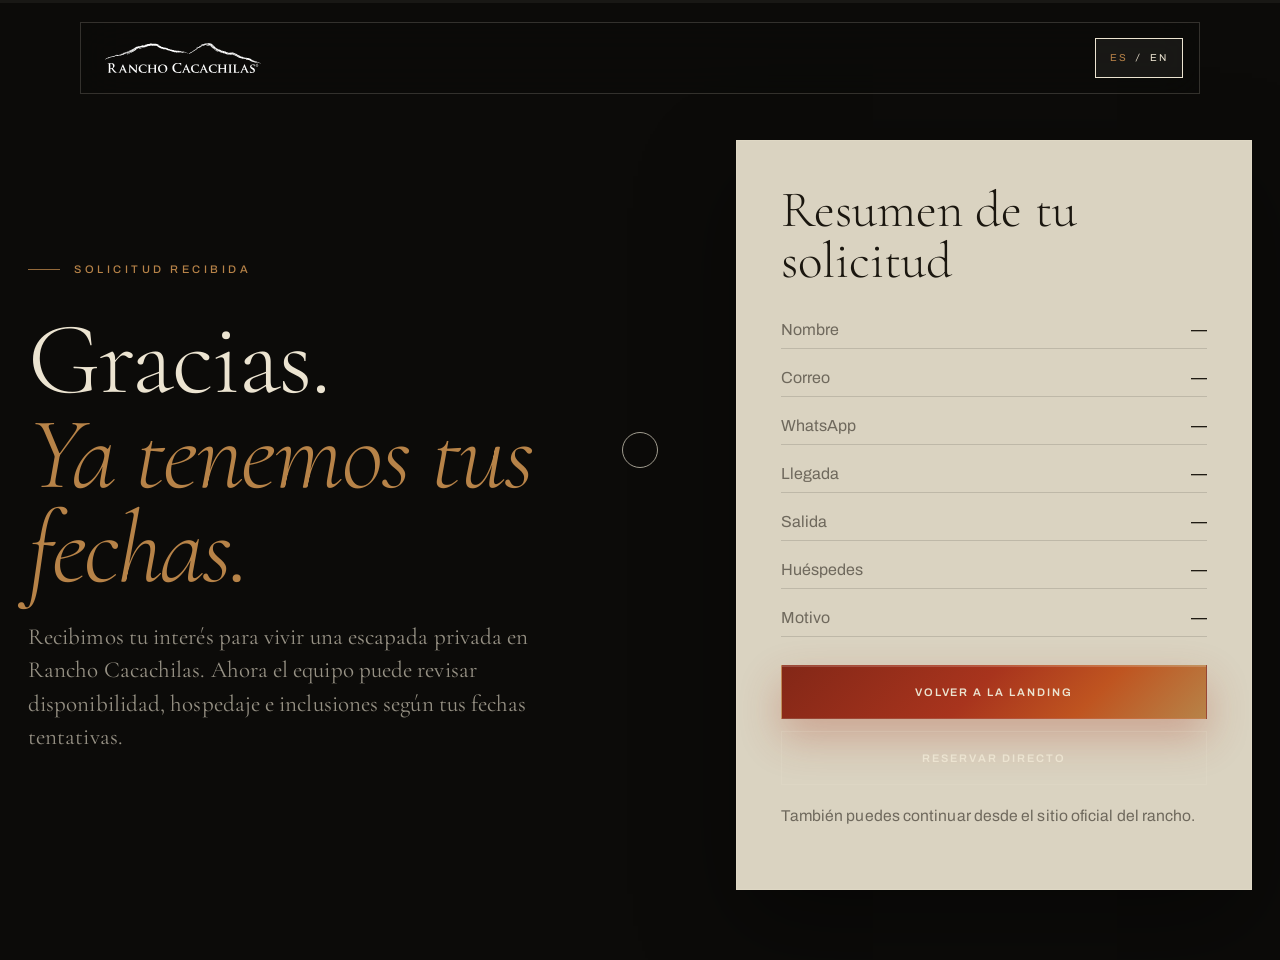
<file: thankyou.html>
<!DOCTYPE html>
<html lang="es" data-lang="es">
<head>
  <meta charset="UTF-8" />
  <meta name="viewport" content="width=device-width, initial-scale=1.0" />
  <meta name="description" content="Gracias por solicitar disponibilidad para tu escapada en Rancho Cacachilas." />
  <title>Solicitud recibida | Rancho Cacachilas</title>
  <link rel="icon" href="assets/logo-color.svg" type="image/svg+xml" />
  <link rel="preconnect" href="https://fonts.googleapis.com" />
  <link rel="preconnect" href="https://fonts.gstatic.com" crossorigin />
  <link rel="stylesheet" href="https://fonts.googleapis.com/css2?family=Cormorant+Garamond:ital,wght@0,300;0,400;0,500;1,300;1,400&family=Cinzel:wght@400;500&family=Archivo:wght@400;500;600&display=swap" />
  <link rel="stylesheet" href="styles.css" />
</head>
<body class="ty-page">
  <div class="scroll-progress" aria-hidden="true"><span></span></div>
  <div class="cursor-dot" aria-hidden="true"></div>
  <div class="cursor-follower" aria-hidden="true"></div>
  <nav class="ty-nav" aria-label="Rancho Cacachilas">
    <a href="index.html" aria-label="Rancho Cacachilas"><img src="assets/logo-wh.svg" alt="Rancho Cacachilas" /></a>
    <button class="lang-toggle" type="button" data-lang-toggle aria-label="Cambiar idioma"><span>ES</span><i>/</i><span>EN</span></button>
  </nav>
  <main class="ty-hero">
    <div class="ty-bg" style="--bg:url('https://images.squarespace-cdn.com/content/v1/5477a99ae4b06dd3acaaf4ea/1692028775080-TD83GMRN2IYTB6SFDQ0N/Eventos-culinarios-en-Rancho-Cacachilas-Baja-California-Sur-sunset.jpg')"></div>
    <div class="container ty-grid">
      <section>
        <p class="eyebrow ty-kicker" data-i18n="ty.eyebrow">Solicitud recibida</p>
        <h1 class="ty-title" data-i18n-html="ty.title">Gracias<span data-ty-name></span>.<br><em>Ya tenemos tus fechas.</em></h1>
        <p class="ty-copy" data-i18n="ty.copy">Recibimos tu interés para vivir una escapada privada en Rancho Cacachilas. Ahora el equipo puede revisar disponibilidad, hospedaje e inclusiones según tus fechas tentativas.</p>
      </section>
      <aside class="ty-summary">
        <h2 data-i18n="ty.summary">Resumen de tu solicitud</h2>
        <ul class="ty-list">
          <li><span data-i18n="ty.name">Nombre</span><strong data-ty-field="name">—</strong></li>
          <li><span data-i18n="ty.email">Correo</span><strong data-ty-field="email">—</strong></li>
          <li><span data-i18n="ty.phone">WhatsApp</span><strong data-ty-field="phone">—</strong></li>
          <li><span data-i18n="ty.arrive">Llegada</span><strong data-ty-field="arrive">—</strong></li>
          <li><span data-i18n="ty.leave">Salida</span><strong data-ty-field="leave">—</strong></li>
          <li><span data-i18n="ty.guests">Huéspedes</span><strong data-ty-field="guests">—</strong></li>
          <li><span data-i18n="ty.intent">Motivo</span><strong data-ty-field="intent">—</strong></li>
        </ul>
        <div class="ty-actions">
          <a class="btn-submit" href="index.html#reserva" data-i18n="ty.back">Volver a la landing</a>
          <a class="btn-submit ghost" href="https://us2.cloudbeds.com/es/reservation/N766UX?currency=mxn" target="_blank" rel="noopener" data-i18n="ty.official">Reservar directo</a>
        </div>
        <p class="body-text" style="margin-top:18px;color:var(--on-light-mute);" data-i18n="ty.note">También puedes continuar desde el sitio oficial del rancho.</p>
      </aside>
    </div>
  </main>
  <script src="main.js"></script>
</body>
</html>
</file>
<file: styles.css>
/* =========================================================
   Rancho Cacachilas — Landing v2 (cinematic minimal)
   ========================================================= */

:root {
  --ink:            #0c0b09;
  --ink-2:          #15130f;
  --ink-soft:       #2a251f;
  --paper:          #ece4d1;
  --paper-2:        #f3ecd9;
  --paper-soft:     #d9cfb6;
  --clay:           #a8341d;
  --clay-dark:      #832717;
  --bronze:         #b78348;
  --sand:           #c9b48a;

  --on-dark:        #ece4d1;
  --on-dark-mute:   rgba(236,228,209,.62);
  --on-dark-faint:  rgba(236,228,209,.32);
  --on-light:       #1a160f;
  --on-light-mute:  rgba(26,22,15,.56);
  --on-light-faint: rgba(26,22,15,.18);

  --line-dark:      rgba(236,228,209,.18);
  --line-light:     rgba(26,22,15,.14);

  --font-display:   "Cormorant Garamond", "Trajan Pro", Georgia, serif;
  --font-roman:     "Cinzel", "Trajan Pro", Georgia, serif;
  --font-ui:        "Archivo", "Akzidenz Grotesk", Arial, sans-serif;

  --ease:           cubic-bezier(.22,.61,.36,1);
  --ease-out:       cubic-bezier(.16,1,.3,1);
  --ease-cinema:    cubic-bezier(.65,0,.05,1);

  --container:      min(1380px, calc(100% - 56px));
  --container-wide: min(1620px, calc(100% - 56px));
}

/* RESET */
* { box-sizing: border-box; }
html { scroll-behavior: smooth; -webkit-font-smoothing: antialiased; }
body {
  margin: 0;
  font-family: var(--font-ui);
  font-weight: 400;
  background: var(--ink);
  color: var(--on-dark);
  overflow-x: hidden;
  letter-spacing: .005em;
}
body.menu-open { overflow: hidden; }
img, svg { display: block; max-width: 100%; }
a { color: inherit; text-decoration: none; }
button { font: inherit; background: none; border: 0; color: inherit; cursor: pointer; }
::selection { background: var(--clay); color: var(--paper); }

/* CUSTOM SCROLLBARS (vertical + horizontal) */
::-webkit-scrollbar { width: 10px; height: 10px; }
::-webkit-scrollbar-track { background: var(--ink); }
::-webkit-scrollbar-thumb {
  background: linear-gradient(180deg, var(--clay-dark), var(--clay) 50%, var(--bronze));
  border-radius: 99px;
  border: 2px solid var(--ink);
  box-shadow: inset 0 0 0 1px rgba(236,228,209,.06);
}
::-webkit-scrollbar-thumb:hover { background: linear-gradient(180deg, var(--clay), var(--bronze), var(--sand)); }
::-webkit-scrollbar-corner { background: var(--ink); }
html { scrollbar-color: var(--clay) var(--ink); scrollbar-width: thin; }

/* SCROLL PROGRESS BAR (top) */
.scroll-progress {
  position: fixed;
  inset: 0 0 auto 0;
  height: 3px;
  z-index: 9998;
  background: rgba(236,228,209,.06);
  pointer-events: none;
}
.scroll-progress span {
  display: block;
  width: 0;
  height: 100%;
  background: linear-gradient(90deg, var(--clay), var(--bronze), var(--sand));
  box-shadow: 0 0 18px rgba(168,52,29,.55);
}

/* CUSTOM CURSOR */
@media (hover: hover) and (pointer: fine) {
  body, a, button, label, input, select, textarea { cursor: none; }
}
.cursor-dot,
.cursor-follower {
  position: fixed;
  top: 0; left: 0;
  pointer-events: none;
  z-index: 9999;
  will-change: transform;
  transform: translate3d(-100px, -100px, 0);
}
.cursor-dot {
  width: 7px; height: 7px;
  border-radius: 50%;
  background: var(--bronze);
  box-shadow: 0 0 18px rgba(183,131,72,.75);
}
.cursor-follower {
  width: 36px; height: 36px;
  border: 1px solid rgba(236,228,209,.7);
  border-radius: 50%;
  mix-blend-mode: difference;
  transition: width .35s var(--ease), height .35s var(--ease),
              background .35s var(--ease), border-color .35s var(--ease),
              border-radius .35s var(--ease);
}
body.cursor-active .cursor-follower {
  width: 64px; height: 64px;
  border-color: rgba(183,131,72,.9);
  background: rgba(183,131,72,.10);
}
body.cursor-text .cursor-follower {
  width: 14px; height: 32px;
  border-radius: 4px;
  background: rgba(183,131,72,.25);
  border-color: rgba(183,131,72,.9);
}
@media (pointer: coarse), (hover: none) {
  .cursor-dot, .cursor-follower { display: none; }
  body, a, button, label, input, select, textarea { cursor: auto; }
  button, a { cursor: pointer; }
}

.container       { width: var(--container);      margin-inline: auto; position: relative; }
.container-wide  { width: var(--container-wide); margin-inline: auto; position: relative; }

/* TYPOGRAPHY */
.eyebrow {
  display: inline-flex;
  align-items: center;
  gap: 14px;
  font-family: var(--font-ui);
  font-size: 11px;
  font-weight: 500;
  text-transform: uppercase;
  letter-spacing: .32em;
  color: var(--on-dark-mute);
}
.eyebrow::before {
  content: "";
  width: 32px;
  height: 1px;
  background: currentColor;
  opacity: .8;
}
.on-light .eyebrow { color: var(--on-light-mute); }

.display-1, .display-2, .display-3 {
  font-family: var(--font-display);
  font-weight: 300;
  letter-spacing: -.018em;
  margin: 0;
  text-wrap: balance;
}
.display-1 { font-size: clamp(3.4rem, 8.2vw, 9.5rem); line-height: .92; }
.display-2 { font-size: clamp(2.6rem, 5.6vw, 6.2rem); line-height: .96; }
.display-3 { font-size: clamp(1.9rem, 3.2vw, 3.4rem); line-height: 1.06; }
.display-1 em, .display-2 em, .display-3 em {
  font-style: italic;
  font-weight: 400;
  color: var(--bronze);
}
.on-light .display-1 em,
.on-light .display-2 em,
.on-light .display-3 em { color: var(--clay); }

.lead {
  font-family: var(--font-display);
  font-style: italic;
  font-weight: 300;
  font-size: clamp(1.15rem, 1.6vw, 1.45rem);
  line-height: 1.5;
  color: var(--on-dark-mute);
  max-width: 52ch;
}
.on-light .lead { color: var(--on-light-mute); }

.body-text {
  font-family: var(--font-ui);
  font-size: .98rem;
  line-height: 1.65;
  color: var(--on-dark-mute);
  max-width: 56ch;
}
.on-light .body-text { color: var(--on-light-mute); }

/* SECTIONS */
section { position: relative; }
.on-light { background: var(--paper); color: var(--on-light); }
.on-light-2 { background: var(--paper-2); color: var(--on-light); }
.on-dark { background: var(--ink); color: var(--on-dark); }

.section-pad-xl { padding: clamp(120px, 14vw, 200px) 0; }
.section-pad-l  { padding: clamp(90px, 10vw, 150px) 0; }
.section-pad    { padding: clamp(70px, 8vw, 120px) 0; }

/* NAVIGATION — Pill floating (preserved from original) */
.nav {
  position: fixed;
  left: 50%;
  top: 22px;
  width: min(1380px, calc(100% - 28px));
  height: 72px;
  transform: translateX(-50%);
  z-index: 100;
  display: grid;
  grid-template-columns: auto 1fr auto;
  align-items: center;
  gap: 20px;
  padding: 12px 14px 12px 26px;
  border: 1px solid rgba(236,228,209,.22);
  background: rgba(12,11,9,.32);
  backdrop-filter: blur(22px) saturate(130%);
  -webkit-backdrop-filter: blur(22px) saturate(130%);
  box-shadow: 0 22px 60px rgba(12,11,9,.35);
  color: var(--paper);
  transition: top .45s var(--ease), height .45s var(--ease), background .45s var(--ease),
              border-color .45s var(--ease), box-shadow .45s var(--ease), color .45s var(--ease),
              width .45s var(--ease);
}
.nav.is-scrolled {
  top: 12px;
  height: 60px;
  width: min(1180px, calc(100% - 28px));
  background: rgba(12,11,9,.82);
  border-color: rgba(236,228,209,.16);
  box-shadow: 0 26px 70px rgba(12,11,9,.5);
}
.nav.is-light:not(.is-scrolled) {
  background: rgba(242,236,217,.62);
  border-color: rgba(26,22,15,.14);
  color: var(--on-light);
}
.nav.is-light.is-scrolled {
  background: rgba(242,236,217,.88);
  color: var(--on-light);
  border-color: rgba(26,22,15,.1);
}

.nav-brand {
  justify-self: start;
  display: inline-flex;
  align-items: center;
  gap: 14px;
}
.nav-brand img { width: 156px; height: auto; transition: width .45s var(--ease), filter .45s var(--ease); }
.nav.is-scrolled .nav-brand img { width: 130px; }
.nav.is-light:not(.is-scrolled) .nav-brand img { filter: brightness(0) saturate(100%); }

.nav-links {
  justify-self: center;
  display: flex;
  align-items: center;
  gap: 34px;
  font-family: var(--font-ui);
  font-size: 11px;
  font-weight: 500;
  text-transform: uppercase;
  letter-spacing: .26em;
}
.nav-links a { position: relative; padding: 6px 0; opacity: .84; transition: opacity .3s var(--ease), color .3s var(--ease); }
.nav-links a::after {
  content: "";
  position: absolute;
  left: 0; right: 0; bottom: 0;
  height: 1px;
  background: currentColor;
  transform: scaleX(0);
  transform-origin: left;
  transition: transform .5s var(--ease-out);
}
.nav-links a:hover { opacity: 1; }
.nav-links a:hover::after { transform: scaleX(1); }

.nav-cta {
  justify-self: end;
  display: inline-flex;
  align-items: center;
  gap: 10px;
  height: 44px;
  padding: 0 22px;
  font-size: 10.5px;
  font-weight: 500;
  text-transform: uppercase;
  letter-spacing: .26em;
  border-radius: 999px;
  background: var(--clay);
  color: var(--paper);
  border: 1px solid var(--clay);
  transition: background .35s var(--ease), border-color .35s var(--ease), transform .35s var(--spring, var(--ease));
}
.nav-cta:hover { background: var(--clay-dark); border-color: var(--clay-dark); transform: translateY(-2px); }
.nav.is-light:not(.is-scrolled) .nav-cta { background: var(--ink); border-color: var(--ink); color: var(--paper); }
.nav.is-light:not(.is-scrolled) .nav-cta:hover { background: var(--clay); border-color: var(--clay); }

.nav-toggle { display: none; }

.mobile-menu {
  position: fixed;
  inset: 0;
  z-index: 99;
  display: flex;
  flex-direction: column;
  justify-content: center;
  align-items: center;
  gap: 28px;
  padding: 120px 28px 48px;
  background: rgba(12, 11, 9, 0.96);
  color: var(--paper);
  opacity: 0;
  visibility: hidden;
  pointer-events: none;
  transform: translateY(-12px);
  transition: opacity .35s var(--ease), visibility .35s var(--ease), transform .35s var(--ease);
}

body.menu-open .mobile-menu {
  opacity: 1;
  visibility: visible;
  pointer-events: auto;
  transform: translateY(0);
}

.mobile-menu a {
  font-family: var(--font-display);
  font-size: clamp(2rem, 9vw, 4rem);
  line-height: 1;
  color: var(--paper);
}

.mobile-menu a em {
  color: var(--bronze);
}

/* HERO */
.hero {
  position: relative;
  height: 100svh;
  min-height: 720px;
  overflow: hidden;
  background: var(--ink);
  color: var(--on-dark);
  isolation: isolate;
}
.hero-slides { position: absolute; inset: 0; z-index: 0; }
.hero-slide {
  position: absolute;
  inset: 0;
  opacity: 0;
  transition: opacity 1.6s var(--ease-cinema);
  will-change: opacity;
}
.hero-slide.is-active { opacity: 1; }
.hero-slide-img {
  position: absolute;
  inset: -8% -4%;
  background-image: var(--bg);
  background-size: cover;
  background-position: center;
  transform: scale(1.05);
  transition: transform 14s linear;
  will-change: transform;
}
.hero-slide.is-active .hero-slide-img { transform: scale(1.18); }

.hero-vignette {
  position: absolute;
  inset: 0;
  z-index: 1;
  pointer-events: none;
  background:
    linear-gradient(180deg, rgba(12,11,9,.55) 0%, rgba(12,11,9,.12) 20%, rgba(12,11,9,.04) 50%, rgba(12,11,9,.55) 90%, rgba(12,11,9,.82) 100%),
    linear-gradient(90deg, rgba(12,11,9,.42) 0%, rgba(12,11,9,0) 50%, rgba(12,11,9,.32) 100%);
}
.hero-grain {
  position: absolute;
  inset: 0;
  z-index: 2;
  pointer-events: none;
  opacity: .06;
  mix-blend-mode: overlay;
  background-image: url("data:image/svg+xml;utf8,<svg xmlns='http://www.w3.org/2000/svg' width='240' height='240'><filter id='n'><feTurbulence type='fractalNoise' baseFrequency='.9' numOctaves='2' stitchTiles='stitch'/></filter><rect width='100%25' height='100%25' filter='url(%23n)'/></svg>");
}

.hero-content {
  position: relative;
  z-index: 3;
  height: 100%;
  display: grid;
  grid-template-rows: 1fr auto auto;
  padding: clamp(120px, 12vw, 180px) clamp(32px, 5vw, 80px) clamp(70px, 7vw, 120px);
}

.hero-top {
  display: flex;
  align-items: flex-start;
  justify-content: space-between;
  gap: 24px;
}
.hero-mark {
  font-family: var(--font-ui);
  font-size: 11px;
  text-transform: uppercase;
  letter-spacing: .32em;
  color: var(--on-dark-mute);
  display: flex;
  flex-direction: column;
  gap: 4px;
}
.hero-mark strong { color: var(--paper); font-weight: 500; letter-spacing: .26em; }

.hero-title-stack {
  position: relative;
  align-self: end;
}
.hero-title {
  position: relative;
  font-family: var(--font-display);
  font-weight: 300;
  font-size: clamp(3.4rem, 10vw, 11rem);
  line-height: .9;
  letter-spacing: -.022em;
  margin: 0;
  text-wrap: balance;
  color: var(--paper);
  min-height: 1.8em;
}
.hero-title-slide {
  position: absolute;
  inset: 0;
  opacity: 0;
  transform: translateY(28px);
  filter: blur(8px);
  transition: opacity 1.1s var(--ease-out), transform 1.1s var(--ease-out), filter 1.1s var(--ease-out);
  pointer-events: none;
}
.hero-title-slide.is-active {
  opacity: 1;
  transform: translateY(0);
  filter: blur(0);
}
.hero-title em { font-style: italic; font-weight: 400; color: var(--bronze); }

.hero-bottom {
  display: grid;
  grid-template-columns: 1fr auto;
  align-items: end;
  gap: clamp(32px, 5vw, 80px);
  padding-top: 56px;
  border-top: 1px solid var(--line-dark);
}

.hero-meta {
  display: flex;
  align-items: center;
  gap: 18px;
}
.hero-counter {
  font-family: var(--font-display);
  font-size: clamp(2.4rem, 3.6vw, 3.8rem);
  font-weight: 300;
  line-height: 1;
  color: var(--paper);
  font-variant-numeric: tabular-nums;
  letter-spacing: -.02em;
}
.hero-counter sub {
  font-size: .42em;
  vertical-align: baseline;
  color: var(--on-dark-faint);
  margin-left: 6px;
  letter-spacing: 0;
}
.hero-progress {
  width: 90px;
  height: 1px;
  background: var(--line-dark);
  position: relative;
  overflow: hidden;
}
.hero-progress span {
  position: absolute;
  inset: 0;
  background: var(--paper);
  transform: scaleX(0);
  transform-origin: left;
  animation: heroProgress 6.8s linear infinite;
}
.hero-progress.is-paused span { animation-play-state: paused; }
@keyframes heroProgress { from { transform: scaleX(0); } to { transform: scaleX(1); } }

.hero-thumbs {
  position: absolute;
  right: clamp(28px, 4vw, 64px);
  top: 50%;
  transform: translateY(-50%);
  z-index: 4;
  display: flex;
  flex-direction: column;
  gap: 14px;
}
.hero-thumb {
  display: grid;
  grid-template-columns: 32px 72px 1fr;
  align-items: center;
  gap: 16px;
  padding: 10px 8px;
  border-right: 1px solid var(--line-dark);
  text-align: right;
  position: relative;
  transition: border-color .4s var(--ease);
}
.hero-thumb::after {
  content: "";
  position: absolute;
  right: -1px; top: 0; bottom: 0;
  width: 1px;
  background: var(--paper);
  transform: scaleY(0);
  transform-origin: top;
  transition: transform .6s var(--ease-out);
}
.hero-thumb.is-active::after { transform: scaleY(1); }
.hero-thumb-num {
  font-family: var(--font-display);
  font-size: 1.05rem;
  color: var(--on-dark-faint);
  transition: color .4s var(--ease);
  font-variant-numeric: tabular-nums;
}
.hero-thumb.is-active .hero-thumb-num { color: var(--paper); }
.hero-thumb-title {
  font-family: var(--font-ui);
  font-size: 11px;
  font-weight: 500;
  text-transform: uppercase;
  letter-spacing: .22em;
  color: var(--on-dark-mute);
  transition: color .4s var(--ease);
  text-align: right;
}
.hero-thumb.is-active .hero-thumb-title { color: var(--paper); }
.hero-thumb-img {
  width: 72px;
  height: 96px;
  background-image: var(--bg);
  background-size: cover;
  background-position: center;
  filter: grayscale(.6) brightness(.7);
  transition: filter .5s var(--ease), transform .5s var(--ease);
}
.hero-thumb.is-active .hero-thumb-img { filter: grayscale(0) brightness(.95); transform: scale(1.04); }
.hero-thumb:hover .hero-thumb-img { filter: grayscale(.2) brightness(.95); }

.hero-scroll {
  position: absolute;
  left: clamp(28px, 4vw, 64px);
  bottom: clamp(28px, 4vw, 60px);
  z-index: 4;
  display: inline-flex;
  flex-direction: column;
  align-items: center;
  gap: 14px;
  font-size: 10px;
  text-transform: uppercase;
  letter-spacing: .32em;
  color: var(--on-dark-mute);
  writing-mode: vertical-rl;
  transform: rotate(180deg);
}
.hero-scroll::after {
  content: "";
  display: block;
  width: 1px;
  height: 60px;
  background: linear-gradient(to bottom, transparent, var(--paper));
  animation: scrollLine 2s ease-in-out infinite;
}
@keyframes scrollLine {
  0%   { transform: scaleY(.2); transform-origin: top;    opacity: .4; }
  50%  { transform: scaleY(1);  transform-origin: top;    opacity: 1; }
  51%  { transform: scaleY(1);  transform-origin: bottom; opacity: 1; }
  100% { transform: scaleY(.2); transform-origin: bottom; opacity: .4; }
}

/* CINEMATIC INTRO MARQUEE */
.cinemark {
  background: var(--ink);
  color: var(--on-dark);
  border-top: 1px solid var(--line-dark);
  border-bottom: 1px solid var(--line-dark);
  overflow: hidden;
}
.cinemark-track {
  display: flex;
  align-items: center;
  gap: 64px;
  padding: 24px 0;
  width: max-content;
  animation: cinemarkMove 42s linear infinite;
}
.cinemark-track span {
  font-family: var(--font-display);
  font-style: italic;
  font-weight: 300;
  font-size: clamp(1.5rem, 3vw, 2.6rem);
  letter-spacing: -.01em;
  white-space: nowrap;
  color: var(--paper);
}
.cinemark-track i {
  display: inline-block;
  width: 6px;
  height: 6px;
  background: var(--bronze);
  border-radius: 50%;
  vertical-align: middle;
}
@keyframes cinemarkMove { to { transform: translateX(-50%); } }

/* INTRO — editorial split */
.intro { position: relative; }
.intro-grid {
  display: grid;
  grid-template-columns: 1fr 1.1fr;
  gap: clamp(48px, 7vw, 120px);
  align-items: end;
}
.intro-copy { padding-bottom: 32px; }
.intro-copy .body-text { margin-top: 36px; }

.intro-img-stack {
  position: relative;
  aspect-ratio: 4/5;
}
.intro-img {
  position: absolute;
  inset: 0;
  overflow: hidden;
}
.intro-img img {
  width: 100%; height: 100%;
  object-fit: cover;
  transition: transform 1.6s var(--ease);
}
.intro-img--main { inset: 0 18% 0 0; }
.intro-img--accent {
  inset: 22% 0 18% auto;
  width: 42%;
  aspect-ratio: 3/4;
  z-index: 2;
}
.intro-tag {
  position: absolute;
  left: -18px;
  bottom: 32px;
  z-index: 3;
  display: flex;
  flex-direction: column;
  gap: 6px;
  padding: 14px 18px;
  background: var(--paper);
  color: var(--on-light);
  font-family: var(--font-ui);
  font-size: 10.5px;
  text-transform: uppercase;
  letter-spacing: .26em;
}
.intro-tag strong { font-family: var(--font-display); font-style: italic; font-weight: 400; font-size: 1.2rem; letter-spacing: 0; color: var(--clay); text-transform: none; }

/* MANIFESTO — three rows */
.manifesto-list {
  display: grid;
  gap: 0;
  margin-top: clamp(48px, 6vw, 90px);
  border-top: 1px solid var(--line-light);
}
.on-dark .manifesto-list { border-top-color: var(--line-dark); }
.manifesto-row {
  display: grid;
  grid-template-columns: 80px 1fr 1.4fr;
  gap: clamp(24px, 4vw, 64px);
  padding: clamp(36px, 5vw, 64px) 0;
  border-bottom: 1px solid var(--line-light);
  align-items: start;
}
.on-dark .manifesto-row { border-bottom-color: var(--line-dark); }
.manifesto-num {
  font-family: var(--font-display);
  font-weight: 300;
  font-size: 1.2rem;
  color: var(--on-light-mute);
  font-variant-numeric: tabular-nums;
  padding-top: 6px;
}
.on-dark .manifesto-num { color: var(--on-dark-mute); }
.manifesto-title {
  font-family: var(--font-display);
  font-weight: 300;
  font-size: clamp(1.5rem, 2.6vw, 2.6rem);
  line-height: 1.06;
  letter-spacing: -.018em;
  margin: 0;
}
.manifesto-title em { font-style: italic; color: var(--clay); }
.on-dark .manifesto-title em { color: var(--bronze); }
.manifesto-body {
  font-size: 1rem;
  line-height: 1.66;
  color: var(--on-light-mute);
  max-width: 56ch;
  margin: 0;
}
.on-dark .manifesto-body { color: var(--on-dark-mute); }

/* SPLIT EDITORIAL — sections with image + copy alternating */
.edit-split {
  display: grid;
  grid-template-columns: 1.05fr 1fr;
  gap: clamp(48px, 7vw, 120px);
  align-items: center;
}
.edit-split.reverse { grid-template-columns: 1fr 1.05fr; direction: rtl; }
.edit-split.reverse > * { direction: ltr; }
.edit-figure {
  position: relative;
  aspect-ratio: 5/6;
  overflow: hidden;
}
.edit-figure img {
  width: 100%; height: 100%;
  object-fit: cover;
  will-change: transform;
}
.edit-figure-caption {
  position: absolute;
  left: 18px;
  bottom: 18px;
  z-index: 2;
  font-family: var(--font-ui);
  font-size: 10px;
  text-transform: uppercase;
  letter-spacing: .3em;
  color: var(--paper);
  padding: 8px 12px;
  background: rgba(12,11,9,.5);
  backdrop-filter: blur(6px);
}
.edit-copy h2 { margin: 22px 0 28px; }
.edit-copy .body-text { margin-bottom: 36px; }

.edit-meta {
  display: grid;
  grid-template-columns: repeat(3, 1fr);
  gap: 28px;
  margin-top: 32px;
  padding-top: 32px;
  border-top: 1px solid var(--line-light);
}
.on-dark .edit-meta { border-top-color: var(--line-dark); }
.edit-meta-num {
  font-family: var(--font-display);
  font-weight: 300;
  font-size: clamp(2rem, 3.6vw, 3.4rem);
  line-height: 1;
  color: var(--on-light);
  letter-spacing: -.02em;
}
.on-dark .edit-meta-num { color: var(--paper); }
.edit-meta-num em { font-style: italic; color: var(--clay); }
.on-dark .edit-meta-num em { color: var(--bronze); }
.edit-meta-label {
  display: block;
  margin-top: 10px;
  font-size: 10.5px;
  text-transform: uppercase;
  letter-spacing: .26em;
  color: var(--on-light-mute);
}
.on-dark .edit-meta-label { color: var(--on-dark-mute); }

/* GRID 3 — minimal cards with full-bleed imagery */
.grid3 {
  display: grid;
  grid-template-columns: repeat(3, 1fr);
  gap: clamp(16px, 1.5vw, 24px);
  margin-top: clamp(48px, 6vw, 90px);
}
.grid3-item { position: relative; overflow: hidden; }
.grid3-figure {
  position: relative;
  aspect-ratio: 3/4;
  overflow: hidden;
}
.grid3-figure img {
  width: 100%; height: 100%;
  object-fit: cover;
  transition: transform 1.4s var(--ease);
}
.grid3-item:hover .grid3-figure img { transform: scale(1.06); }
.grid3-figure::after {
  content: "";
  position: absolute;
  inset: 0;
  background: linear-gradient(180deg, transparent 40%, rgba(12,11,9,.78));
}
.grid3-caption {
  position: absolute;
  z-index: 2;
  left: 22px; right: 22px; bottom: 22px;
  display: flex;
  flex-direction: column;
  gap: 8px;
  color: var(--paper);
}
.grid3-caption small {
  font-size: 10px;
  text-transform: uppercase;
  letter-spacing: .3em;
  color: var(--bronze);
}
.grid3-caption h3 {
  margin: 0;
  font-family: var(--font-display);
  font-weight: 300;
  font-size: clamp(1.5rem, 2vw, 2rem);
  letter-spacing: -.018em;
  line-height: 1.05;
}
.grid3-caption h3 em { font-style: italic; color: var(--bronze); }

/* PARALLAX BREAK */
.break {
  position: relative;
  height: 100vh;
  min-height: 600px;
  overflow: hidden;
  isolation: isolate;
}
.break-img {
  position: absolute;
  inset: -12% -6%;
  background-image: var(--bg);
  background-size: cover;
  background-position: center;
  will-change: transform;
}
.break-img::after {
  content: "";
  position: absolute;
  inset: 0;
  background: linear-gradient(180deg, rgba(12,11,9,.45) 0%, rgba(12,11,9,.18) 40%, rgba(12,11,9,.6) 100%);
}
.break-content {
  position: relative;
  z-index: 2;
  height: 100%;
  display: grid;
  grid-template-rows: 1fr auto 1fr;
  padding: clamp(48px, 5vw, 80px);
}
.break-quote {
  align-self: center;
  font-family: var(--font-display);
  font-style: italic;
  font-weight: 300;
  font-size: clamp(2rem, 4.4vw, 4.6rem);
  line-height: 1.1;
  letter-spacing: -.012em;
  color: var(--paper);
  max-width: 24ch;
  text-wrap: balance;
}
.break-quote::before { content: "“"; display: block; font-style: normal; font-size: 2em; line-height: .4; margin-bottom: .35em; color: var(--bronze); }
.break-foot {
  align-self: end;
  display: flex;
  align-items: end;
  justify-content: space-between;
  gap: 24px;
  font-size: 10.5px;
  text-transform: uppercase;
  letter-spacing: .3em;
  color: var(--on-dark-mute);
}

/* GALLERY MASONRY */
.mosaic {
  display: grid;
  grid-template-columns: repeat(6, 1fr);
  gap: 14px;
  margin-top: clamp(48px, 6vw, 90px);
}
.mosaic-cell { position: relative; overflow: hidden; }
.mosaic-cell img { width: 100%; height: 100%; object-fit: cover; transition: transform 1.6s var(--ease); }
.mosaic-cell:hover img { transform: scale(1.05); }
.mosaic-cell--a { grid-column: span 3; aspect-ratio: 3/2; }
.mosaic-cell--b { grid-column: span 3; aspect-ratio: 3/2; }
.mosaic-cell--c { grid-column: span 2; aspect-ratio: 3/4; }
.mosaic-cell--d { grid-column: span 2; aspect-ratio: 3/4; }
.mosaic-cell--e { grid-column: span 2; aspect-ratio: 3/4; }

/* TESTIMONIAL — single editorial */
.testimonial {
  display: grid;
  grid-template-columns: auto 1fr;
  gap: clamp(36px, 5vw, 80px);
  align-items: start;
}
.testimonial-q {
  font-family: var(--font-display);
  font-weight: 300;
  font-size: clamp(6rem, 12vw, 12rem);
  line-height: 1;
  color: var(--bronze);
}
.testimonial-text {
  font-family: var(--font-display);
  font-style: italic;
  font-weight: 300;
  font-size: clamp(1.6rem, 3vw, 2.8rem);
  line-height: 1.22;
  letter-spacing: -.012em;
  color: var(--paper);
  text-wrap: balance;
  max-width: 36ch;
}
.testimonial-author {
  margin-top: 36px;
  display: flex;
  align-items: center;
  gap: 14px;
  font-size: 11px;
  text-transform: uppercase;
  letter-spacing: .3em;
  color: var(--on-dark-mute);
}
.testimonial-author::before { content:""; width: 28px; height: 1px; background: currentColor; }

/* FAQ */
.faq-grid {
  display: grid;
  grid-template-columns: 1fr 1.6fr;
  gap: clamp(48px, 6vw, 100px);
  align-items: start;
}
.faq-list {
  display: grid;
  gap: 0;
  border-top: 1px solid var(--line-light);
}
.on-dark .faq-list { border-top-color: var(--line-dark); }
.faq-item { border-bottom: 1px solid var(--line-light); }
.on-dark .faq-item { border-bottom-color: var(--line-dark); }
.faq-q {
  width: 100%;
  display: flex;
  align-items: flex-start;
  justify-content: space-between;
  gap: 24px;
  padding: 28px 0;
  text-align: left;
  font-family: var(--font-display);
  font-weight: 300;
  font-size: clamp(1.2rem, 1.8vw, 1.7rem);
  line-height: 1.2;
  letter-spacing: -.012em;
  transition: color .3s var(--ease);
}
.faq-q:hover { color: var(--clay); }
.on-dark .faq-q:hover { color: var(--bronze); }
.faq-icon {
  position: relative;
  flex: 0 0 auto;
  width: 32px;
  height: 32px;
  border: 1px solid currentColor;
  border-radius: 999px;
  margin-top: 4px;
  opacity: .6;
  transition: opacity .3s, transform .4s var(--ease);
}
.faq-icon::before, .faq-icon::after {
  content: "";
  position: absolute;
  left: 50%; top: 50%;
  width: 11px; height: 1px;
  background: currentColor;
  transform: translate(-50%, -50%);
  transition: transform .4s var(--ease);
}
.faq-icon::after { transform: translate(-50%, -50%) rotate(90deg); }
.faq-item.is-open .faq-icon { opacity: 1; transform: rotate(45deg); }
.faq-panel {
  max-height: 0;
  overflow: hidden;
  opacity: 0;
  transition: max-height .55s var(--ease), opacity .45s var(--ease), padding .45s var(--ease);
}
.faq-panel-inner { padding: 0 0 32px; max-width: 64ch; font-size: 1rem; line-height: 1.65; color: var(--on-light-mute); }
.on-dark .faq-panel-inner { color: var(--on-dark-mute); }
.faq-item.is-open .faq-panel { max-height: 360px; opacity: 1; }

/* FORM SECTION — dramatic, brand-led card */
.form-section { position: relative; isolation: isolate; }
.form-section::before {
  content: "";
  position: absolute;
  inset: 0;
  background:
    radial-gradient(circle at 8% 15%, rgba(168,52,29,.18), transparent 42%),
    radial-gradient(circle at 92% 85%, rgba(183,131,72,.14), transparent 38%);
  pointer-events: none;
  z-index: 0;
}
.form-section > .container { position: relative; z-index: 1; }

.form-grid {
  display: grid;
  grid-template-columns: 1fr 1.15fr;
  gap: clamp(48px, 6vw, 100px);
  align-items: start;
}
.form-copy { position: sticky; top: 110px; }
.form-trust {
  margin-top: 40px;
  display: grid;
  gap: 14px;
  padding-top: 32px;
  border-top: 1px solid var(--line-dark);
}
.form-trust span {
  display: inline-flex;
  align-items: center;
  gap: 14px;
  font-size: 11px;
  text-transform: uppercase;
  letter-spacing: .26em;
  color: var(--on-dark-mute);
}
.form-trust span::before { content: ""; width: 22px; height: 1px; background: var(--bronze); }

/* FORM CARD — the cream paper that pops against ink */
.form-card {
  position: relative;
  background: var(--paper);
  color: var(--on-light);
  padding: clamp(34px, 4vw, 56px);
  display: grid;
  gap: 22px;
  border: 1px solid rgba(26,22,15,.08);
  box-shadow:
    0 50px 110px rgba(12,11,9,.55),
    0 2px 0 0 rgba(168,52,29,.0);
  isolation: isolate;
  overflow: hidden;
}
.form-card::before {
  content: "";
  position: absolute;
  inset: 0 0 auto 0;
  height: 4px;
  background: linear-gradient(90deg, var(--clay) 0%, var(--clay) 28%, var(--bronze) 28%, var(--bronze) 42%, transparent 42%);
  z-index: 1;
}
.form-card::after {
  content: "";
  position: absolute;
  right: -12%;
  bottom: -18%;
  width: 320px;
  height: 320px;
  border: 1px solid rgba(168,52,29,.16);
  border-radius: 50%;
  pointer-events: none;
  z-index: 0;
}
.form-card-head {
  display: flex;
  align-items: center;
  justify-content: space-between;
  gap: 18px;
  padding-bottom: 8px;
  font-size: 10.5px;
  text-transform: uppercase;
  letter-spacing: .28em;
  color: var(--on-light-mute);
  position: relative;
  z-index: 2;
}
.form-card-tag {
  display: inline-flex;
  align-items: center;
  gap: 12px;
  color: var(--clay);
  font-weight: 600;
}
.form-card-tag::before { content: ""; width: 20px; height: 1px; background: currentColor; }
.form-card-num {
  font-family: var(--font-display);
  font-style: italic;
  font-weight: 400;
  font-size: 1.05rem;
  color: var(--on-light);
  letter-spacing: 0;
  text-transform: none;
}
.form-card .form-row { position: relative; z-index: 2; }
.form-card label {
  font-family: var(--font-ui);
  font-size: 10.5px;
  font-weight: 600;
  text-transform: uppercase;
  letter-spacing: .28em;
  color: var(--on-light-mute);
}
.form-card input,
.form-card select {
  width: 100%;
  background: transparent;
  border: 0;
  border-bottom: 1px solid rgba(26,22,15,.16);
  padding: 14px 4px;
  font-family: var(--font-display);
  font-weight: 400;
  font-size: 1.2rem;
  color: var(--on-light);
  outline: none;
  transition: border-color .3s var(--ease), background .3s var(--ease), padding .3s var(--ease);
  font-variant-numeric: tabular-nums;
}
.form-card input:hover, .form-card select:hover {
  background: linear-gradient(180deg, transparent 60%, rgba(168,52,29,.05) 100%);
  padding-left: 10px;
}
.form-card input:focus, .form-card select:focus {
  border-bottom-color: var(--clay);
  padding-left: 10px;
}
.form-card .checkbox-row { color: var(--on-light-mute); }
.form-card .checkbox-row input { accent-color: var(--clay); }

.form-card .btn-submit {
  margin-top: 10px;
  width: 100%;
  background: var(--ink);
  color: var(--paper);
  border: 0;
  padding: 26px 32px;
  display: inline-flex;
  align-items: center;
  justify-content: space-between;
  font-family: var(--font-ui);
  font-size: 11.5px;
  font-weight: 600;
  text-transform: uppercase;
  letter-spacing: .3em;
  cursor: pointer;
  position: relative;
  z-index: 2;
  overflow: hidden;
  transition: color .35s var(--ease), letter-spacing .35s var(--ease);
}
.form-card .btn-submit::before {
  content: "";
  position: absolute;
  inset: 0;
  background: var(--clay);
  transform: translateY(101%);
  transition: transform .55s var(--ease-cinema);
  z-index: -1;
}
.form-card .btn-submit:hover { letter-spacing: .34em; }
.form-card .btn-submit:hover::before { transform: translateY(0); }
.form-card .btn-submit svg { width: 22px; height: 14px; transition: transform .4s var(--ease); }
.form-card .btn-submit:hover svg { transform: translateX(6px); }

.form-card .form-note {
  margin: 0;
  font-size: 11px;
  letter-spacing: .14em;
  color: var(--on-light-mute);
  text-align: center;
  position: relative;
  z-index: 2;
}

/* ============================================================
   POPUP — scroll-triggered reservation modal
   ============================================================ */
.popup {
  position: fixed;
  inset: 0;
  z-index: 9996;
  display: grid;
  place-items: center;
  padding: clamp(16px, 3vw, 36px);
  pointer-events: none;
  opacity: 0;
  transition: opacity .45s var(--ease);
}
.popup.is-open { opacity: 1; pointer-events: auto; }
.popup-overlay {
  position: absolute;
  inset: 0;
  background: rgba(12,11,9,.82);
  backdrop-filter: blur(14px) saturate(140%);
  -webkit-backdrop-filter: blur(14px) saturate(140%);
}
.popup-card {
  position: relative;
  width: min(960px, 100%);
  max-height: 92vh;
  display: grid;
  grid-template-columns: 5fr 6fr;
  background: var(--paper);
  color: var(--on-light);
  box-shadow: 0 60px 140px rgba(12,11,9,.7);
  border: 1px solid rgba(236,228,209,.18);
  overflow: hidden;
  transform: translateY(28px) scale(.96);
  opacity: 0;
  transition: transform .65s var(--ease-out), opacity .45s var(--ease);
}
.popup.is-open .popup-card { transform: translateY(0) scale(1); opacity: 1; }
.popup-cinema {
  position: relative;
  min-height: 360px;
  background: var(--ink);
  overflow: hidden;
}
.popup-img {
  position: absolute;
  inset: 0;
  background-image: var(--bg);
  background-size: cover;
  background-position: center;
  transform: scale(1.05);
  transition: transform 12s linear;
}
.popup.is-open .popup-img { transform: scale(1.16); }
.popup-cinema::after {
  content: "";
  position: absolute; inset: 0;
  background: linear-gradient(180deg, rgba(12,11,9,.2) 0%, rgba(12,11,9,.05) 30%, rgba(12,11,9,.7) 100%);
}
.popup-cinema-tag {
  position: absolute;
  left: 24px; bottom: 24px; right: 24px;
  z-index: 2;
  display: flex;
  flex-direction: column;
  gap: 6px;
  color: var(--paper);
}
.popup-cinema-tag .eyebrow { color: rgba(236,228,209,.72); }
.popup-cinema-tag strong {
  font-family: var(--font-display);
  font-style: italic;
  font-weight: 400;
  font-size: 1.6rem;
  letter-spacing: -.012em;
  color: var(--paper);
}
.popup-body {
  position: relative;
  padding: clamp(28px, 3.5vw, 44px);
  display: grid;
  gap: 18px;
  overflow-y: auto;
}
.popup-body::before {
  content: "";
  position: absolute;
  inset: 0 0 auto 0;
  height: 3px;
  background: linear-gradient(90deg, var(--clay) 0%, var(--clay) 32%, var(--bronze) 32%, var(--bronze) 46%, transparent 46%);
}
.popup-body .eyebrow { color: var(--clay); }
.popup-body h3 {
  margin: 0;
  font-family: var(--font-display);
  font-weight: 300;
  font-size: clamp(1.8rem, 3vw, 2.8rem);
  line-height: 1.02;
  letter-spacing: -.018em;
  color: var(--on-light);
}
.popup-body h3 em { font-style: italic; color: var(--clay); }
.popup-body .body-text { color: var(--on-light-mute); font-size: .95rem; line-height: 1.6; }
.popup-form { display: grid; gap: 16px; margin-top: 4px; }
.popup-form label {
  display: block;
  font-size: 10px;
  font-weight: 600;
  text-transform: uppercase;
  letter-spacing: .26em;
  color: var(--on-light-mute);
  margin-bottom: 4px;
}
.popup-form input,
.popup-form select {
  width: 100%;
  background: transparent;
  border: 0;
  border-bottom: 1px solid rgba(26,22,15,.16);
  padding: 10px 0;
  font-family: var(--font-display);
  font-size: 1.1rem;
  color: var(--on-light);
  outline: none;
  transition: border-color .3s var(--ease), padding .3s var(--ease);
}
.popup-form input:focus, .popup-form select:focus { border-bottom-color: var(--clay); padding-left: 6px; }
.popup-form .form-row.two { display: grid; grid-template-columns: 1fr 1fr; gap: 14px; }
.popup-form .btn-submit {
  margin-top: 8px;
  width: 100%;
  background: var(--clay);
  color: var(--paper);
  border: 0;
  padding: 20px 28px;
  display: inline-flex;
  align-items: center;
  justify-content: space-between;
  font-family: var(--font-ui);
  font-size: 11px;
  font-weight: 600;
  text-transform: uppercase;
  letter-spacing: .3em;
  cursor: pointer;
  transition: background .35s var(--ease), letter-spacing .35s var(--ease);
}
.popup-form .btn-submit:hover { background: var(--clay-dark); letter-spacing: .34em; }
.popup-form .btn-submit svg { width: 20px; height: 12px; transition: transform .35s var(--ease); }
.popup-form .btn-submit:hover svg { transform: translateX(5px); }
.popup-close {
  position: absolute;
  top: 14px; right: 14px;
  z-index: 4;
  width: 44px; height: 44px;
  border-radius: 999px;
  background: rgba(12,11,9,.85);
  color: var(--paper);
  border: 1px solid rgba(236,228,209,.18);
  display: inline-flex;
  align-items: center;
  justify-content: center;
  font-size: 1.4rem;
  line-height: 1;
  cursor: pointer;
  transition: background .3s var(--ease), transform .35s var(--ease);
}
.popup-close:hover { background: var(--clay); transform: rotate(90deg); }

@media (max-width: 760px) {
  .popup-card { grid-template-columns: 1fr; max-height: 96vh; }
  .popup-cinema { min-height: 200px; }
  .popup-form .form-row.two { grid-template-columns: 1fr; }
}

/* CTA Banner */
.cta-banner {
  display: grid;
  grid-template-columns: 1fr auto;
  align-items: end;
  gap: clamp(36px, 5vw, 80px);
  padding-block: clamp(60px, 7vw, 100px);
  border-top: 1px solid var(--line-dark);
  border-bottom: 1px solid var(--line-dark);
}

/* FOOTER */
.foot {
  background: var(--ink);
  color: var(--on-dark);
  padding: clamp(60px, 7vw, 100px) 0 32px;
}
.foot-top {
  display: grid;
  grid-template-columns: 1.4fr 1fr 1fr 1fr;
  gap: clamp(28px, 4vw, 64px);
  padding-bottom: 48px;
  border-bottom: 1px solid var(--line-dark);
}
.foot-logo { width: 220px; margin-bottom: 24px; }
.foot p { color: var(--on-dark-mute); max-width: 36ch; line-height: 1.65; font-size: .95rem; }
.foot h4 {
  font-family: var(--font-ui);
  font-size: 11px;
  font-weight: 500;
  text-transform: uppercase;
  letter-spacing: .28em;
  color: var(--paper);
  margin: 0 0 18px;
}
.foot a { display: block; padding: 6px 0; color: var(--on-dark-mute); font-size: .95rem; transition: color .3s, transform .3s var(--ease); }
.foot a:hover { color: var(--paper); transform: translateX(4px); }
.foot-bottom {
  margin-top: 28px;
  display: flex;
  align-items: center;
  justify-content: space-between;
  gap: 18px;
  font-size: 11px;
  text-transform: uppercase;
  letter-spacing: .22em;
  color: var(--on-dark-faint);
}

/* REVEAL ANIMATIONS */
.rv {
  opacity: 0;
  transform: translateY(36px);
  transition: opacity 1.1s var(--ease-out), transform 1.1s var(--ease-out);
}
.rv.is-in { opacity: 1; transform: translateY(0); }
.rv.d1 { transition-delay: .08s; }
.rv.d2 { transition-delay: .16s; }
.rv.d3 { transition-delay: .24s; }
.rv.d4 { transition-delay: .32s; }

.rv-mask {
  display: inline-block;
  overflow: hidden;
  vertical-align: bottom;
  padding-bottom: .08em;
}
.rv-mask > span {
  display: inline-block;
  transform: translateY(110%);
  transition: transform 1.2s var(--ease-out);
}
.rv-mask.is-in > span,
.rv.is-in .rv-mask > span { transform: translateY(0); }
.rv-mask.d1 > span { transition-delay: .1s; }
.rv-mask.d2 > span { transition-delay: .2s; }
.rv-mask.d3 > span { transition-delay: .3s; }

/* PARALLAX HOOKS — set via JS */
[data-parallax] { will-change: transform; }

/* =========================================================
   BOOKING BAR (Auberge-style, overlaps hero/cinemark)
   ========================================================= */
.bookbar {
  position: relative;
  z-index: 5;
  margin-top: -42px;
  pointer-events: none;
}
.bookbar .container { pointer-events: none; }
.bookbar-card {
  pointer-events: auto;
  background: var(--paper);
  color: var(--on-light);
  display: grid;
  grid-template-columns: 1.4fr 1fr 1fr 1fr auto;
  align-items: stretch;
  gap: 0;
  border: 1px solid rgba(26,22,15,.08);
  box-shadow: 0 36px 90px rgba(12,11,9,.55);
  font-family: var(--font-ui);
}
.bookbar-eye {
  display: flex;
  flex-direction: column;
  justify-content: center;
  gap: 6px;
  padding: 22px 28px;
  border-right: 1px solid var(--line-light);
  background: var(--paper-2);
}
.bookbar-eye .eyebrow { margin: 0; color: var(--on-light-mute); }
.bookbar-eye strong {
  font-family: var(--font-display);
  font-style: italic;
  font-weight: 400;
  font-size: 1.25rem;
  letter-spacing: -.01em;
  color: var(--clay);
}
.bookbar-row {
  display: flex;
  flex-direction: column;
  justify-content: center;
  gap: 4px;
  padding: 18px 22px;
  border-right: 1px solid var(--line-light);
  transition: background .35s var(--ease);
}
.bookbar-row:hover { background: var(--paper-2); }
.bookbar-row label {
  font-size: 10px;
  font-weight: 500;
  text-transform: uppercase;
  letter-spacing: .28em;
  color: var(--on-light-mute);
}
.bookbar-row input,
.bookbar-row select {
  width: 100%;
  border: 0;
  background: transparent;
  padding: 6px 0 0;
  font-family: var(--font-display);
  font-weight: 400;
  font-size: 1.1rem;
  color: var(--on-light);
  outline: none;
  font-variant-numeric: tabular-nums;
}
.bookbar-row select { appearance: none; cursor: pointer; }
.bookbar-row input[type="date"]::-webkit-calendar-picker-indicator { opacity: .4; cursor: pointer; }
.bookbar-cta {
  background: var(--ink);
  color: var(--paper);
  border: 0;
  padding: 0 32px;
  display: inline-flex;
  align-items: center;
  gap: 14px;
  font-family: var(--font-ui);
  font-size: 11px;
  font-weight: 500;
  text-transform: uppercase;
  letter-spacing: .28em;
  cursor: pointer;
  transition: background .35s var(--ease), gap .35s var(--ease);
}
.bookbar-cta svg { width: 18px; height: 12px; transition: transform .35s var(--ease); }
.bookbar-cta:hover { background: var(--clay); gap: 20px; }
.bookbar-cta:hover svg { transform: translateX(4px); }

/* =========================================================
   FILM SECTION (Vimeo background, cinematic interlude)
   ========================================================= */
.film {
  position: relative;
  height: 100vh;
  min-height: 680px;
  overflow: hidden;
  background: var(--ink);
  isolation: isolate;
}
.film-wrap { position: absolute; inset: 0; overflow: hidden; }
.film-poster {
  position: absolute; inset: 0;
  background-image: var(--bg);
  background-size: cover;
  background-position: center;
  filter: brightness(.7);
  z-index: 0;
}
.film-wrap iframe {
  position: absolute;
  top: 50%; left: 50%;
  width: 100vw;
  height: 56.25vw;        /* 16:9 of viewport width */
  min-width: 177.78vh;    /* 16:9 of viewport height */
  min-height: 100vh;
  transform: translate(-50%, -50%);
  border: 0;
  pointer-events: none;
  z-index: 1;
}
.film-overlay {
  position: absolute; inset: 0; z-index: 2; pointer-events: none;
  background:
    linear-gradient(180deg, rgba(12,11,9,.55) 0%, rgba(12,11,9,.1) 35%, rgba(12,11,9,.15) 65%, rgba(12,11,9,.7) 100%),
    linear-gradient(90deg,  rgba(12,11,9,.35) 0%, rgba(12,11,9,0) 50%, rgba(12,11,9,.25) 100%);
}
.film-content {
  position: relative;
  z-index: 3;
  height: 100%;
  display: grid;
  grid-template-rows: auto 1fr auto;
  padding: clamp(48px, 5vw, 80px);
  color: var(--paper);
}
.film-top, .film-foot {
  display: flex;
  justify-content: space-between;
  align-items: center;
  gap: 24px;
  font-size: 10.5px;
  text-transform: uppercase;
  letter-spacing: .28em;
  color: var(--on-dark-mute);
}
.film-title {
  align-self: end;
  font-family: var(--font-display);
  font-weight: 300;
  font-size: clamp(2.8rem, 9vw, 9.5rem);
  line-height: .92;
  letter-spacing: -.022em;
  color: var(--paper);
  margin: 0;
  text-wrap: balance;
  max-width: 22ch;
}
.film-title em { font-style: italic; color: var(--bronze); }
.film-rec {
  display: inline-flex;
  align-items: center;
  gap: 10px;
}
.film-rec::before {
  content: "";
  width: 8px; height: 8px;
  border-radius: 50%;
  background: var(--clay);
  box-shadow: 0 0 0 0 rgba(168,52,29,.6);
  animation: filmRec 1.8s ease-out infinite;
}
@keyframes filmRec {
  0%   { box-shadow: 0 0 0 0 rgba(168,52,29,.5); }
  70%  { box-shadow: 0 0 0 14px rgba(168,52,29,0); }
  100% { box-shadow: 0 0 0 0 rgba(168,52,29,0); }
}

/* =========================================================
   ACCOLADES BAND (Auberge "as featured in")
   ========================================================= */
.accolades {
  padding-block: clamp(72px, 8vw, 120px);
  border-top: 1px solid var(--line-light);
  border-bottom: 1px solid var(--line-light);
  text-align: center;
}
.on-dark .accolades { border-color: var(--line-dark); }
.accolades .eyebrow { margin-bottom: 44px; display: inline-flex; }
.accolades-row {
  display: flex;
  align-items: center;
  justify-content: center;
  flex-wrap: wrap;
  gap: 22px clamp(28px, 4vw, 56px);
  max-width: 1100px;
  margin: 0 auto;
}
.accolades-row span {
  font-family: var(--font-display);
  font-style: italic;
  font-weight: 300;
  font-size: clamp(1.35rem, 2.4vw, 2.4rem);
  line-height: 1;
  color: var(--on-light);
  letter-spacing: -.012em;
  white-space: nowrap;
}
.on-dark .accolades-row span { color: var(--paper); }
.accolades-row i {
  display: inline-block;
  width: 5px; height: 5px;
  border-radius: 50%;
  background: var(--clay);
}
.on-dark .accolades-row i { background: var(--bronze); }

/* RESPONSIVE */
@media (max-width: 1100px) {
  .bookbar { margin-top: -32px; }
  .bookbar-card { grid-template-columns: 1fr 1fr; }
  .bookbar-eye { grid-column: 1 / -1; border-right: 0; border-bottom: 1px solid var(--line-light); }
  .bookbar-cta { grid-column: 1 / -1; padding: 22px; justify-content: center; }
  .film-title { font-size: clamp(2.4rem, 10vw, 5rem); }
  .hero-thumbs { display: none; }
  .hero-content { padding-inline: 32px; }
  .intro-grid, .edit-split, .edit-split.reverse,
  .faq-grid, .form-grid, .cta-banner { grid-template-columns: 1fr; }
  .edit-split.reverse { direction: ltr; }
  .form-copy { position: static; }
  .manifesto-row { grid-template-columns: 60px 1fr; }
  .manifesto-body { grid-column: 2; }
  .grid3 { grid-template-columns: 1fr 1fr; }
  .grid3-item:last-child { grid-column: 1 / -1; }
  .mosaic { grid-template-columns: repeat(2, 1fr); }
  .mosaic-cell--a, .mosaic-cell--b { grid-column: span 2; aspect-ratio: 3/2; }
  .mosaic-cell--c, .mosaic-cell--d, .mosaic-cell--e { grid-column: span 1; }
  .foot-top { grid-template-columns: 1fr 1fr; }
  .nav-links { display: none; }
  .nav-toggle {
    display: inline-flex;
    width: 44px; height: 44px;
    align-items: center;
    justify-content: center;
    border: 1px solid currentColor;
    border-radius: 999px;
    background: transparent;
    color: inherit;
    cursor: pointer;
    position: relative;
  }
  .nav-toggle span { position: absolute; left: 14px; right: 14px; height: 1px; background: currentColor; transition: .3s var(--ease); }
  .nav-toggle span:first-child { top: 18px; }
  .nav-toggle span:last-child  { bottom: 18px; }
  body.menu-open .nav-toggle span:first-child { top: 21px; transform: rotate(45deg); }
  body.menu-open .nav-toggle span:last-child  { bottom: 22px; transform: rotate(-45deg); }
  .nav { grid-template-columns: 1fr auto; }
  .nav-cta { display: none; }
  .mobile-menu {
    position: fixed;
    inset: 0;
    z-index: 99;
    background: var(--ink);
    color: var(--on-dark);
    padding: 100px clamp(28px, 5vw, 64px) 40px;
    display: flex;
    flex-direction: column;
    gap: 18px;
    opacity: 0;
    pointer-events: none;
    transform: translateY(-12px);
    transition: opacity .4s var(--ease), transform .4s var(--ease);
  }
  body.menu-open .mobile-menu { opacity: 1; pointer-events: auto; transform: translateY(0); }
  .mobile-menu a {
    font-family: var(--font-display);
    font-weight: 300;
    font-size: clamp(2rem, 6vw, 3.4rem);
    line-height: 1;
    padding: 14px 0;
    border-bottom: 1px solid var(--line-dark);
  }
  .mobile-menu a em { font-style: italic; color: var(--bronze); }
}

@media (max-width: 720px) {
  :root { --container: min(100% - 32px, 1380px); --container-wide: min(100% - 32px, 1620px); }
  .hero-bottom { grid-template-columns: 1fr; gap: 22px; }
  .hero-title { font-size: clamp(2.6rem, 11vw, 5rem); }
  .hero-scroll { display: none; }
  .form-row.two { grid-template-columns: 1fr; }
  .intro-img-stack { aspect-ratio: 3/4; }
  .grid3 { grid-template-columns: 1fr; }
  .grid3-item:last-child { grid-column: auto; }
  .testimonial { grid-template-columns: 1fr; gap: 18px; }
  .testimonial-q { font-size: 6rem; }
  .foot-top { grid-template-columns: 1fr; }
  .foot-bottom { flex-direction: column; align-items: flex-start; gap: 8px; }
}

@media (prefers-reduced-motion: reduce) {
  *, *::before, *::after {
    animation-duration: .001ms !important;
    transition-duration: .001ms !important;
  }
  .rv, .rv-mask > span { opacity: 1 !important; transform: none !important; }
}


/* =========================================================
   PATCH v3 — conversion, language, persistence & mobile audit
   ========================================================= */
.nav{
  grid-template-columns:auto minmax(0,1fr) auto auto;
  align-items:center;
  padding:10px 14px 10px 22px;
  line-height:1;
}
.nav-brand{height:100%;align-items:center;align-self:center;min-width:0;}
.nav-brand img{display:block;width:154px;max-height:46px;object-fit:contain;filter:none!important;}
.nav.is-scrolled .nav-brand img{width:132px;}
.nav-links{align-self:center;line-height:1;}
.nav-links a{display:inline-flex;align-items:center;min-height:36px;}
.lang-toggle,.mobile-lang{
  display:inline-flex;align-items:center;justify-content:center;gap:8px;border:1px solid currentColor;border-radius:999px;background:rgba(236,228,209,.06);color:inherit;height:40px;padding:0 14px;font-size:10px;text-transform:uppercase;letter-spacing:.22em;line-height:1;transition:background .35s var(--ease),transform .35s var(--ease),color .35s var(--ease),border-color .35s var(--ease);
}
.lang-toggle:hover,.mobile-lang:hover{background:rgba(183,131,72,.18);border-color:var(--bronze);transform:translateY(-2px);}
.lang-toggle.is-en span:last-child,.lang-toggle:not(.is-en) span:first-child{color:var(--bronze);}
.mobile-lang{margin-top:18px;width:max-content;color:var(--paper);}
.nav-cta,.bookbar-cta,.btn-form,.form-card .btn-submit,.btn-submit,.calendly-btn,.btn-primary{
  background:linear-gradient(135deg,var(--clay-dark) 0%,var(--clay) 46%,#bf5420 72%,var(--bronze) 100%)!important;
  color:var(--paper)!important;
  border:1px solid rgba(236,228,209,.16)!important;
  box-shadow:0 18px 42px rgba(168,52,29,.30),inset 0 1px 0 rgba(255,255,255,.18)!important;
}
.nav-cta:hover,.bookbar-cta:hover,.btn-form:hover,.form-card .btn-submit:hover,.btn-submit:hover,.calendly-btn:hover,.btn-primary:hover{
  background:linear-gradient(135deg,var(--clay) 0%,#c15122 52%,var(--bronze) 100%)!important;
  color:var(--paper)!important;
  box-shadow:0 24px 72px rgba(168,52,29,.45),inset 0 1px 0 rgba(255,255,255,.22)!important;
}
.nav.is-light:not(.is-scrolled) .nav-cta{background:linear-gradient(135deg,var(--clay-dark),var(--clay),var(--bronze))!important;color:var(--paper)!important;border-color:rgba(168,52,29,.24)!important;}
.cta-banner-center{display:flex!important;align-items:center!important;justify-content:center!important;text-align:center;min-height:52vh;padding-block:clamp(76px,10vw,150px);}
.cta-banner-center .cta-banner-inner{max-width:980px;margin-inline:auto;}
.cta-banner-center .eyebrow{justify-content:center;}
.cta-banner-center .eyebrow::before{display:inline-block;}
.cta-banner-center .lead{margin:28px auto 0;max-width:56ch;color:var(--on-dark-mute);}
.form-row.three{display:grid;grid-template-columns:repeat(3,1fr);gap:14px;}
.form-actions{display:grid;grid-template-columns:1fr;gap:12px;position:relative;z-index:2;}
.form-actions .calendly-btn{text-decoration:none;text-align:center;min-height:58px;}
.form-card .btn-submit,.popup-form .btn-submit{width:100%;justify-content:center;min-height:58px;}
.social-row{display:flex;flex-wrap:wrap;gap:10px;margin-top:22px;}
.foot .social-row a{display:inline-flex;align-items:center;justify-content:center;padding:9px 13px;border:1px solid var(--line-dark);border-radius:999px;font-size:11px;text-transform:uppercase;letter-spacing:.18em;color:var(--paper);transform:none;}
.foot .social-row a:hover{background:rgba(183,131,72,.18);transform:translateY(-2px);}
.form-card input.is-restored,.form-card select.is-restored,.popup-form input.is-restored,.popup-form select.is-restored{border-color:rgba(183,131,72,.58);box-shadow:0 0 0 3px rgba(183,131,72,.12);}
.form-card .form-row.three label,.popup-form .form-row.three label{white-space:nowrap;}
.popup-card{width:min(1120px,calc(100% - 28px));}
.popup-form .form-row.three{display:grid;grid-template-columns:repeat(3,1fr);gap:12px;}
/* Thank you */
.ty-page{min-height:100svh;background:var(--ink);color:var(--paper);overflow-x:hidden;}
.ty-nav{position:fixed;top:22px;left:50%;transform:translateX(-50%);z-index:10;width:min(1120px,calc(100% - 28px));height:72px;display:flex;align-items:center;justify-content:space-between;padding:12px 16px 12px 24px;border:1px solid rgba(236,228,209,.18);background:rgba(12,11,9,.58);backdrop-filter:blur(22px);}
.ty-nav img{width:156px;max-height:46px;object-fit:contain;}
.ty-hero{position:relative;min-height:100svh;display:grid;align-items:center;padding:140px 0 70px;overflow:hidden;isolation:isolate;}
.ty-bg{position:absolute;inset:-8% -4%;background-image:var(--bg);background-size:cover;background-position:center;filter:brightness(.55);z-index:-3;}
.ty-hero::before{content:"";position:absolute;inset:0;background:linear-gradient(90deg,rgba(12,11,9,.92),rgba(12,11,9,.64),rgba(12,11,9,.22)),linear-gradient(180deg,rgba(12,11,9,.22),rgba(12,11,9,.84));z-index:-2;}
.ty-grid{display:grid;grid-template-columns:1.1fr .9fr;gap:clamp(34px,6vw,90px);align-items:center;}
.ty-kicker{color:var(--bronze);}
.ty-title{font-family:var(--font-display);font-weight:300;font-size:clamp(3.2rem,8vw,8.6rem);line-height:.92;letter-spacing:-.022em;margin:26px 0 26px;}
.ty-title em{font-style:italic;color:var(--bronze);}
.ty-copy{font-family:var(--font-display);font-size:clamp(1.2rem,1.8vw,1.55rem);line-height:1.45;color:var(--on-dark-mute);max-width:48ch;}
.ty-summary{background:rgba(236,228,209,.92);color:var(--on-light);border:1px solid rgba(236,228,209,.24);box-shadow:0 36px 90px rgba(0,0,0,.38);padding:clamp(24px,4vw,44px);}
.ty-summary h2{font-family:var(--font-display);font-weight:300;font-size:clamp(2rem,4vw,3.4rem);line-height:1;margin:0 0 24px;}
.ty-list{display:grid;gap:10px;margin:0 0 28px;padding:0;list-style:none;}
.ty-list li{display:flex;justify-content:space-between;gap:22px;border-bottom:1px solid var(--line-light);padding:10px 0;color:var(--on-light-mute);}
.ty-list strong{color:var(--on-light);font-weight:500;text-align:right;}
.ty-actions{display:grid;gap:12px;}
.ty-actions a{min-height:54px;display:inline-flex;align-items:center;justify-content:center;border-radius:999px;text-transform:uppercase;letter-spacing:.18em;font-size:11px;font-weight:600;}
.ty-actions .ghost{border:1px solid var(--line-light);color:var(--on-light);background:transparent!important;box-shadow:none!important;}
@media (max-width:1180px){.nav{grid-template-columns:auto 1fr auto auto}.lang-toggle{display:inline-flex}.bookbar-card{grid-template-columns:1fr 1fr}.bookbar-eye{grid-column:1/-1}.bookbar-cta{grid-column:1/-1;min-height:58px}.form-row.three,.popup-form .form-row.three{grid-template-columns:1fr 1fr 1fr}.ty-grid{grid-template-columns:1fr}.ty-summary{max-width:760px}}
@media (max-width:1100px){.nav{height:66px}.nav-brand img{width:138px}.lang-toggle{margin-left:auto}.nav-toggle{order:5}.nav{grid-template-columns:1fr auto auto}.mobile-menu{padding-top:112px}.cta-banner-center{min-height:auto}.form-row.three,.popup-form .form-row.three{grid-template-columns:1fr}.popup-card{max-height:92vh;overflow:auto}.film-top{justify-content:flex-start}.film-foot{align-items:flex-start;flex-direction:column}}
@media (max-width:720px){:root{--container:min(100% - 28px,1380px);--container-wide:min(100% - 28px,1620px)}.nav{top:12px;width:calc(100% - 20px);height:60px;padding:8px 10px 8px 16px}.nav-brand img{width:116px;max-height:38px}.lang-toggle{height:36px;padding:0 10px;font-size:9px;letter-spacing:.14em}.nav-toggle{width:38px;height:38px}.hero{height:auto;min-height:100svh}.hero-content{padding:110px 22px 74px;grid-template-rows:auto 1fr auto}.hero-top{display:none}.hero-title-stack{align-self:center}.hero-title{font-size:clamp(3.2rem,16vw,5.5rem);min-height:2em}.hero-bottom{padding-top:28px}.lead{font-size:1.12rem}.bookbar{margin-top:0}.bookbar .container{width:100%}.bookbar-card{border-radius:0;grid-template-columns:1fr;box-shadow:0 28px 70px rgba(12,11,9,.38)}.bookbar-eye,.bookbar-row{border-right:0;border-bottom:1px solid var(--line-light);padding:18px 22px}.bookbar-cta{padding:20px}.cinemark-track{gap:34px}.intro-grid,.edit-split,.edit-split.reverse{gap:38px}.section-pad-xl{padding:88px 0}.display-1{font-size:clamp(3rem,14vw,4.8rem)}.display-2{font-size:clamp(2.5rem,12vw,4rem)}.manifesto-row{grid-template-columns:1fr;gap:14px}.manifesto-body{grid-column:auto}.edit-meta{grid-template-columns:1fr;gap:18px}.break{height:72svh;min-height:520px}.break-foot{flex-direction:column;align-items:flex-start}.mosaic{grid-template-columns:1fr}.mosaic-cell--a,.mosaic-cell--b,.mosaic-cell--c,.mosaic-cell--d,.mosaic-cell--e{grid-column:auto;aspect-ratio:4/5}.faq-grid,.form-grid{gap:40px}.form-card{padding:24px}.popup-card{width:calc(100% - 20px);max-height:94vh}.popup-body{padding:24px}.popup-cinema{min-height:170px}.foot-top{gap:34px}.social-row{gap:8px}.foot .social-row a{font-size:10px;padding:8px 11px}.ty-nav{top:12px;width:calc(100% - 20px);height:60px}.ty-nav img{width:122px}.ty-hero{padding:110px 0 52px}.ty-title{font-size:clamp(3rem,15vw,5.2rem)}.ty-summary{padding:24px}.ty-list li{flex-direction:column;gap:4px}.ty-list strong{text-align:left}.ty-actions a{font-size:10px;letter-spacing:.12em}}
@media (max-width:390px){.nav{gap:8px}.lang-toggle{padding:0 8px}.nav-brand img{width:104px}.hero-title{font-size:3rem}.bookbar-row input,.bookbar-row select{font-size:1rem}.form-card{padding:20px}.popup-body{padding:20px}.ty-title{font-size:2.85rem}}


/* =========================================================
   PATCH v4 — final form polish, icons & straight CTAs
   ========================================================= */
/* Form title: smaller and more balanced than global display-1 */
.form-copy .form-title{
  font-size:clamp(2.55rem,5.9vw,6.15rem) !important;
  line-height:.96 !important;
  max-width:9.5ch;
  letter-spacing:-.018em;
}
.form-copy .form-title em{color:var(--bronze);font-style:italic;}

/* Trust list with icons */
.form-trust.trust-grid{
  display:grid;
  grid-template-columns:repeat(2,minmax(0,1fr));
  gap:12px;
  margin-top:34px;
}
.trust-item{
  display:grid;
  grid-template-columns:34px 1fr;
  align-items:center;
  gap:12px;
  min-height:54px;
  padding:12px 14px;
  border:1px solid var(--line-dark);
  background:rgba(236,228,209,.045);
  color:var(--on-dark-mute);
  text-align:left;
}
.trust-item svg{
  width:34px;
  height:34px;
  padding:8px;
  border:1px solid rgba(183,131,72,.42);
  background:rgba(183,131,72,.10);
  color:var(--bronze);
  stroke:currentColor;
  fill:none;
  stroke-width:1.65;
  stroke-linecap:round;
  stroke-linejoin:round;
}
.trust-item span{
  display:block;
  font-size:10.5px;
  line-height:1.25;
  letter-spacing:.20em;
  text-transform:uppercase;
}
.form-trust span::before{display:none!important;content:none!important;}

/* Checkbox alignment fix */
.form-card .checkbox-row,
.popup-form .checkbox-row{
  display:grid!important;
  grid-template-columns:18px minmax(0,1fr);
  align-items:start;
  gap:12px;
  text-align:left!important;
  justify-content:start;
  line-height:1.45;
  margin-top:4px;
  color:var(--on-light-mute);
}
.form-card .checkbox-row input,
.popup-form .checkbox-row input{
  width:16px;
  height:16px;
  margin:2px 0 0 0!important;
  justify-self:start;
  flex:none;
  accent-color:var(--clay);
}
.form-card .checkbox-row span,
.popup-form .checkbox-row span{
  display:block;
  text-align:left!important;
  max-width:100%;
}

/* Social icons in footer */
.sr-only{
  position:absolute!important;
  width:1px!important;
  height:1px!important;
  padding:0!important;
  margin:-1px!important;
  overflow:hidden!important;
  clip:rect(0,0,0,0)!important;
  white-space:nowrap!important;
  border:0!important;
}
.social-row.social-icons{
  display:flex;
  flex-wrap:wrap;
  gap:10px;
  margin-top:24px;
}
.foot .social-row.social-icons a{
  width:44px;
  height:44px;
  padding:0!important;
  display:inline-flex;
  align-items:center;
  justify-content:center;
  border:1px solid rgba(236,228,209,.22);
  background:rgba(236,228,209,.055);
  color:var(--paper);
  border-radius:0!important;
  letter-spacing:0;
  font-size:0;
}
.foot .social-row.social-icons a svg{
  width:20px;
  height:20px;
  stroke:currentColor;
  fill:none;
  stroke-width:1.7;
  stroke-linecap:round;
  stroke-linejoin:round;
}
.foot .social-row.social-icons a:first-child svg path,
.foot .social-row.social-icons a:nth-child(3) svg path:first-child{
  fill:currentColor;
  stroke:none;
}
.foot .social-row.social-icons a:hover{
  background:rgba(183,131,72,.18);
  border-color:rgba(183,131,72,.58);
  color:var(--bronze);
  transform:translateY(-2px);
}

/* Straight buttons / CTAs */
.nav-cta,
.bookbar-cta,
.btn-form,
.form-card .btn-submit,
.popup-form .btn-submit,
.btn-submit,
.calendly-btn,
.btn-primary,
.lang-toggle,
.mobile-lang,
.ty-actions a,
.nav-toggle,
button[type="submit"]{
  border-radius:0!important;
}

/* Keep visual rhythm after button radius change */
.nav-cta,.bookbar-cta,.btn-submit,.calendly-btn,.btn-primary,.btn-form{
  letter-spacing:.24em;
}

@media (max-width:900px){
  .form-copy .form-title{
    font-size:clamp(2.45rem,12vw,4.6rem)!important;
    max-width:10.5ch;
  }
  .form-trust.trust-grid{grid-template-columns:1fr;gap:10px;}
}
@media (max-width:720px){
  .form-copy .form-title{
    font-size:clamp(2.35rem,11vw,3.85rem)!important;
    max-width:11ch;
  }
  .trust-item{grid-template-columns:32px 1fr;min-height:50px;padding:11px 12px;}
  .trust-item svg{width:32px;height:32px;}
  .trust-item span{font-size:9.8px;letter-spacing:.16em;}
  .foot .social-row.social-icons a{width:42px;height:42px;}
}
</file>
